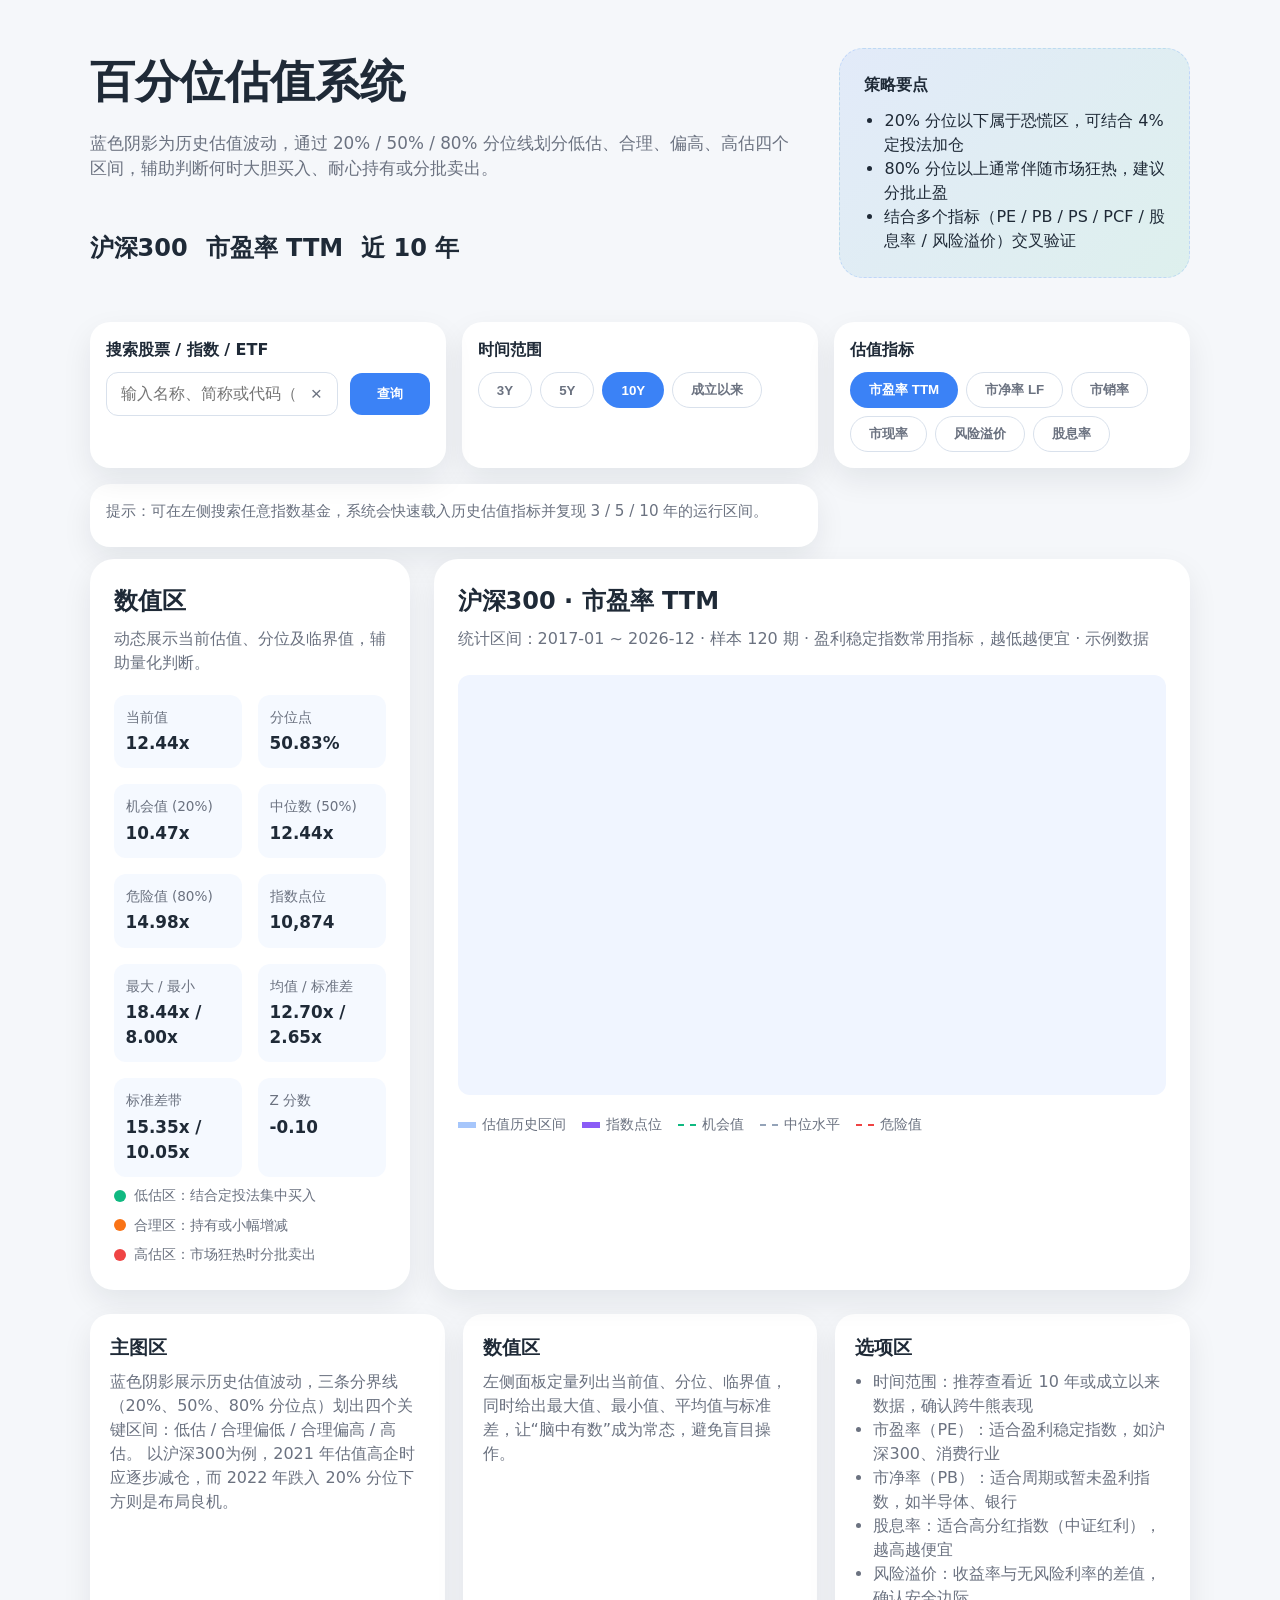
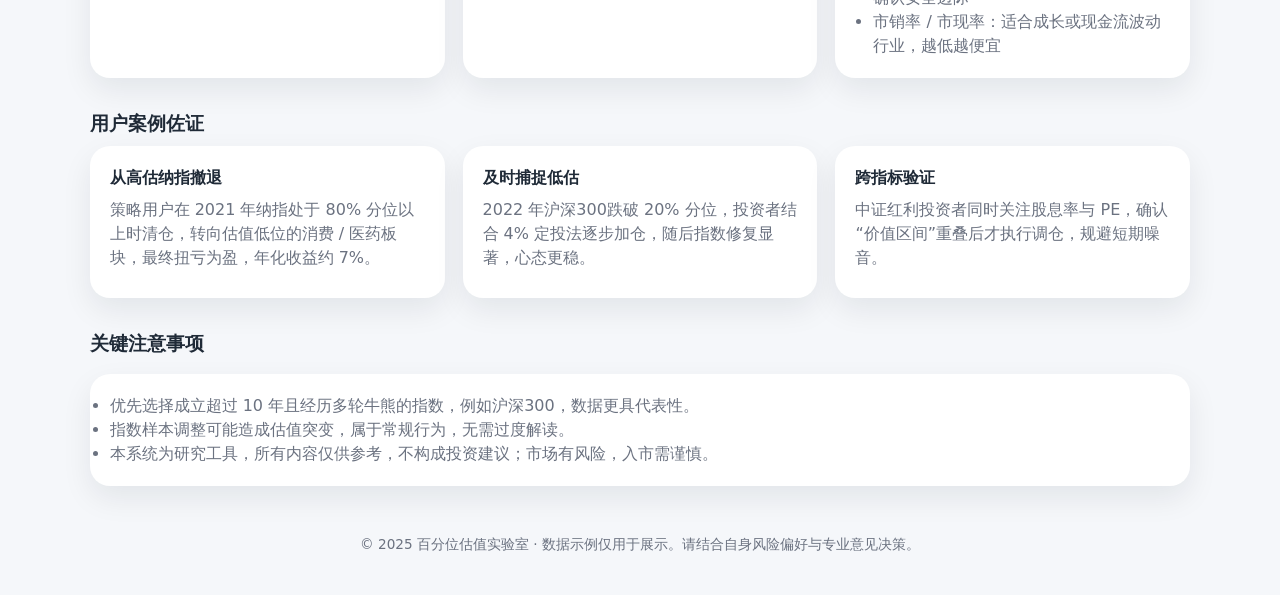
<file: Value-master/index.html>
<!DOCTYPE html>
<html lang="zh-CN">
  <head>
    <meta charset="UTF-8" />
    <meta name="viewport" content="width=device-width, initial-scale=1.0" />
    <title>百分位估值系统</title>
    <link rel="stylesheet" href="styles.css" />
  </head>
  <body>
    <header class="hero">
      <div class="hero__content">
        <h1>百分位估值系统</h1>
        <p class="hero__lead">
          蓝色阴影为历史估值波动，通过 20% / 50% / 80% 分位线划分低估、合理、偏高、高估四个区间，辅助判断何时大胆买入、耐心持有或分批卖出。
        </p>
        <div class="hero__meta">
          <span id="heroIndexName">沪深300</span>
          <span id="heroMetric">市盈率 TTM</span>
          <span id="heroRange">近 10 年</span>
        </div>
      </div>
      <div class="hero__illustration">
        <p>策略要点</p>
        <ul>
          <li>20% 分位以下属于恐慌区，可结合 4% 定投法加仓</li>
          <li>80% 分位以上通常伴随市场狂热，建议分批止盈</li>
          <li>结合多个指标（PE / PB / PS / PCF / 股息率 / 风险溢价）交叉验证</li>
        </ul>
      </div>
    </header>

    <section class="control-panel">
      <div class="control-panel__group search-group">
        <label for="indexSearch">搜索股票 / 指数 / ETF</label>
        <div class="search-input-wrapper">
          <div class="search-input-inner">
            <input id="indexSearch" type="text" placeholder="输入名称、简称或代码（如 600519 / 000300 / 510300）" />
            <button id="clearSearch" aria-label="清除搜索">×</button>
          </div>
          <button id="searchButton" class="query-btn" type="button">查询</button>
        </div>
        <div id="searchResults" class="search-results" aria-live="polite"></div>
        <p id="searchStatus" class="search-status" aria-live="polite"></p>
      </div>
      <div class="control-panel__group">
        <label>时间范围</label>
        <div class="chip-group" id="rangeSelector">
          <button class="chip" data-range="3">3Y</button>
          <button class="chip" data-range="5">5Y</button>
          <button class="chip chip--active" data-range="10">10Y</button>
          <button class="chip" data-range="max">成立以来</button>
        </div>
      </div>
      <div class="control-panel__group">
        <label>估值指标</label>
        <div class="chip-group" id="metricSelector">
          <button class="chip chip--active" data-metric="pe">市盈率 TTM</button>
          <button class="chip" data-metric="pb">市净率 LF</button>
          <button class="chip" data-metric="ps">市销率</button>
          <button class="chip" data-metric="pcf">市现率</button>
          <button class="chip" data-metric="riskPremium">风险溢价</button>
          <button class="chip" data-metric="dividend">股息率</button>
        </div>
      </div>
      <div class="control-panel__group note-group">
        <p>提示：可在左侧搜索任意指数基金，系统会快速载入历史估值指标并复现 3 / 5 / 10 年的运行区间。</p>
      </div>
    </section>

    <main class="dashboard">
      <aside class="stats-card">
        <div class="stats-card__header">
          <h2>数值区</h2>
          <p>动态展示当前估值、分位及临界值，辅助量化判断。</p>
        </div>
        <dl class="stats-grid">
          <div>
            <dt>当前值</dt>
            <dd id="statCurrent">--</dd>
          </div>
          <div>
            <dt>分位点</dt>
            <dd id="statPercentile">--</dd>
          </div>
          <div>
            <dt>机会值 (20%)</dt>
            <dd id="statOpportunity">--</dd>
          </div>
          <div>
            <dt>中位数 (50%)</dt>
            <dd id="statMedian">--</dd>
          </div>
          <div>
            <dt>危险值 (80%)</dt>
            <dd id="statDanger">--</dd>
          </div>
          <div>
            <dt>指数点位</dt>
            <dd id="statIndexClose">--</dd>
          </div>
          <div>
            <dt>最大 / 最小</dt>
            <dd id="statRange">--</dd>
          </div>
          <div>
            <dt>均值 / 标准差</dt>
            <dd id="statAvgStd">--</dd>
          </div>
          <div>
            <dt>标准差带</dt>
            <dd id="statStdBand">--</dd>
          </div>
          <div>
            <dt>Z 分数</dt>
            <dd id="statZScore">--</dd>
          </div>
        </dl>
        <div class="stats-card__legend">
          <span class="legend-dot legend-dot--green"></span>
          低估区：结合定投法集中买入
        </div>
        <div class="stats-card__legend">
          <span class="legend-dot legend-dot--orange"></span>
          合理区：持有或小幅增减
        </div>
        <div class="stats-card__legend">
          <span class="legend-dot legend-dot--red"></span>
          高估区：市场狂热时分批卖出
        </div>
      </aside>

      <section class="chart-card">
        <div class="chart-card__header">
          <div>
            <h2 id="chartTitle">沪深300 · 市盈率 TTM</h2>
            <p id="chartSubtitle">历史回测验证估值与指数走势高度一致</p>
          </div>
        </div>
        <canvas id="valuationChart" width="960" height="420" role="img" aria-label="指数估值历史走势图"></canvas>
        <div class="chart-legend">
          <span><span class="legend-swatch swatch--area"></span>估值历史区间</span>
          <span><span class="legend-swatch swatch--line"></span>指数点位</span>
          <span><span class="legend-swatch swatch--dash dash--green"></span>机会值</span>
          <span><span class="legend-swatch swatch--dash dash--gray"></span>中位水平</span>
          <span><span class="legend-swatch swatch--dash dash--red"></span>危险值</span>
        </div>
      </section>
    </main>

    <section class="options-grid">
      <article>
        <h3>主图区</h3>
        <p>
          蓝色阴影展示历史估值波动，三条分界线（20%、50%、80% 分位点）划出四个关键区间：低估 / 合理偏低 / 合理偏高 / 高估。
          以沪深300为例，2021 年估值高企时应逐步减仓，而 2022 年跌入 20% 分位下方则是布局良机。
        </p>
      </article>
      <article>
        <h3>数值区</h3>
        <p>
          左侧面板定量列出当前值、分位、临界值，同时给出最大值、最小值、平均值与标准差，让“脑中有数”成为常态，避免盲目操作。
        </p>
      </article>
      <article>
        <h3>选项区</h3>
        <ul>
          <li>时间范围：推荐查看近 10 年或成立以来数据，确认跨牛熊表现</li>
          <li>市盈率（PE）：适合盈利稳定指数，如沪深300、消费行业</li>
          <li>市净率（PB）：适合周期或暂未盈利指数，如半导体、银行</li>
          <li>股息率：适合高分红指数（中证红利），越高越便宜</li>
          <li>风险溢价：收益率与无风险利率的差值，确认安全边际</li>
          <li>市销率 / 市现率：适合成长或现金流波动行业，越低越便宜</li>
        </ul>
      </article>
    </section>

    <section class="cases">
      <h3>用户案例佐证</h3>
      <div class="case-list">
        <article>
          <h4>从高估纳指撤退</h4>
          <p>策略用户在 2021 年纳指处于 80% 分位以上时清仓，转向估值低位的消费 / 医药板块，最终扭亏为盈，年化收益约 7%。</p>
        </article>
        <article>
          <h4>及时捕捉低估</h4>
          <p>2022 年沪深300跌破 20% 分位，投资者结合 4% 定投法逐步加仓，随后指数修复显著，心态更稳。</p>
        </article>
        <article>
          <h4>跨指标验证</h4>
          <p>中证红利投资者同时关注股息率与 PE，确认“价值区间”重叠后才执行调仓，规避短期噪音。</p>
        </article>
      </div>
    </section>

    <section class="notes">
      <h3>关键注意事项</h3>
      <ul>
        <li>优先选择成立超过 10 年且经历多轮牛熊的指数，例如沪深300，数据更具代表性。</li>
        <li>指数样本调整可能造成估值突变，属于常规行为，无需过度解读。</li>
        <li>本系统为研究工具，所有内容仅供参考，不构成投资建议；市场有风险，入市需谨慎。</li>
      </ul>
    </section>

    <footer>
      <p>© 2025 百分位估值实验室 · 数据示例仅用于展示。请结合自身风险偏好与专业意见决策。</p>
    </footer>

    <script src="app.js" defer></script>
  </body>
</html>
</file>
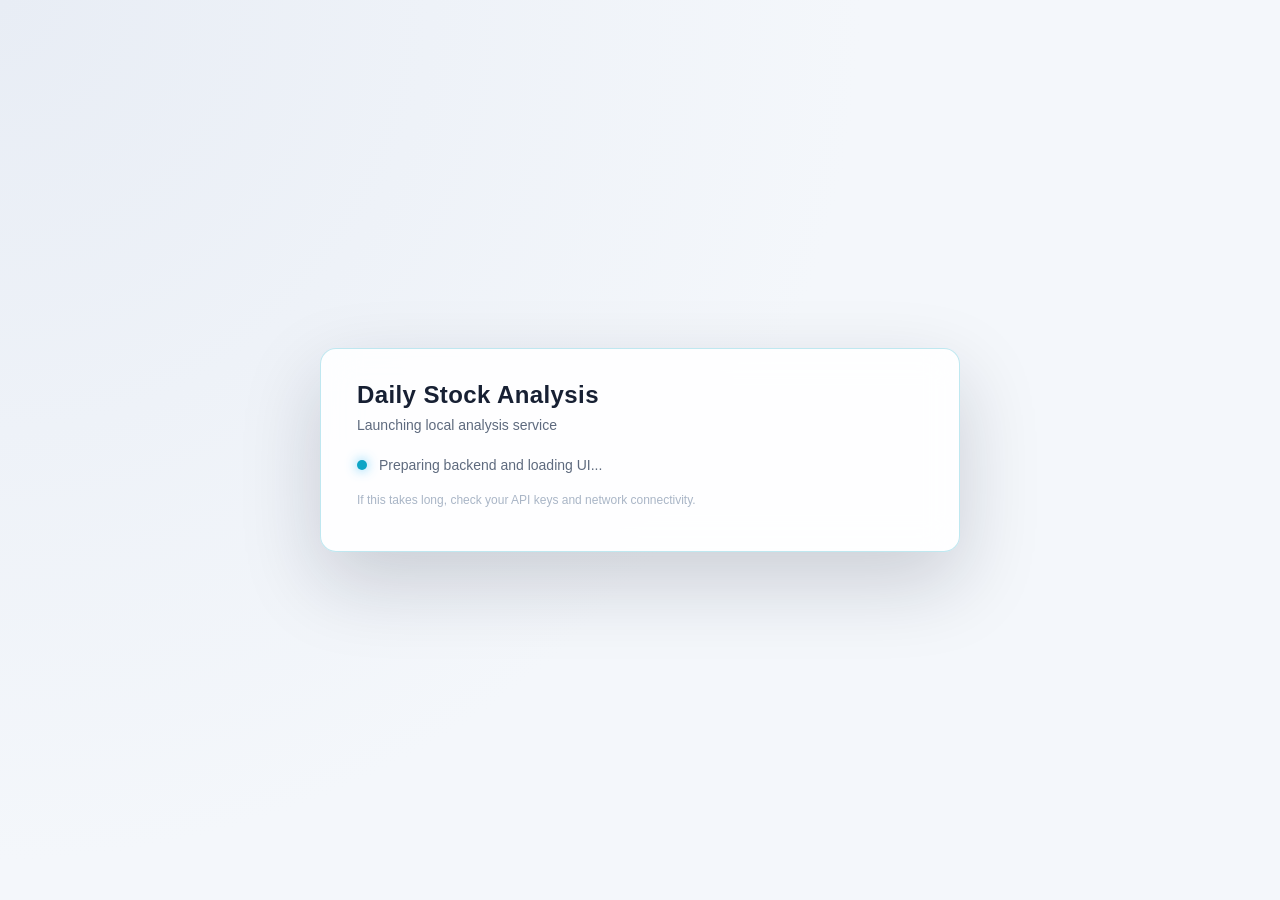
<file: apps/dsa-desktop/renderer/loading.html>
<!doctype html>
<html lang="en">
  <head>
    <meta charset="utf-8" />
    <meta name="viewport" content="width=device-width, initial-scale=1" />
    <title>Daily Stock Analysis</title>
    <style>
      :root {
        color-scheme: dark light;
        --bg: #f4f7fb;
        --bg-secondary: #e8edf5;
        --panel: rgba(255, 255, 255, 0.88);
        --text: #172033;
        --muted: #5e6a7e;
        --accent: #0ea5c6;
        --danger-bg: rgba(225, 29, 72, 0.08);
        --danger-border: rgba(225, 29, 72, 0.32);
        --danger-text: #b91c3c;
      }

      @media (prefers-color-scheme: dark) {
        :root {
          --bg: #08080c;
          --bg-secondary: #131722;
          --panel: rgba(16, 18, 28, 0.9);
          --text: #e2e8f0;
          --muted: #94a3b8;
          --accent: #38bdf8;
          --danger-bg: rgba(239, 68, 68, 0.08);
          --danger-border: rgba(239, 68, 68, 0.4);
          --danger-text: #fecaca;
        }
      }

      * {
        box-sizing: border-box;
      }

      body {
        margin: 0;
        font-family: "Fira Sans", "IBM Plex Sans", "Segoe UI", sans-serif;
        background: radial-gradient(circle at top left, var(--bg-secondary), var(--bg) 55%);
        color: var(--text);
        height: 100vh;
        display: flex;
        align-items: center;
        justify-content: center;
      }

      .panel {
        width: min(640px, 90vw);
        background: var(--panel);
        border: 1px solid color-mix(in srgb, var(--accent) 26%, transparent);
        border-radius: 16px;
        padding: 32px 36px;
        box-shadow: 0 30px 80px rgba(15, 23, 42, 0.18);
        backdrop-filter: blur(18px);
      }

      .title {
        font-size: 24px;
        margin: 0 0 8px;
        letter-spacing: 0.4px;
      }

      .subtitle {
        margin: 0 0 24px;
        color: var(--muted);
        font-size: 14px;
      }

      .status {
        display: flex;
        align-items: center;
        gap: 12px;
        font-size: 14px;
        color: var(--muted);
      }

      .error {
        margin-top: 16px;
        padding: 12px 14px;
        border-radius: 10px;
        background: var(--danger-bg);
        border: 1px solid var(--danger-border);
        color: var(--danger-text);
        font-size: 12px;
        line-height: 1.5;
        display: none;
      }

      .dot {
        width: 10px;
        height: 10px;
        border-radius: 50%;
        background: var(--accent);
        box-shadow: 0 0 12px rgba(56, 189, 248, 0.8);
        animation: pulse 1.5s ease-in-out infinite;
      }

      .tips {
        margin-top: 20px;
        font-size: 12px;
        color: rgba(148, 163, 184, 0.8);
      }

      @keyframes pulse {
        0%, 100% {
          transform: scale(1);
          opacity: 1;
        }
        50% {
          transform: scale(1.4);
          opacity: 0.6;
        }
      }
    </style>
  </head>
  <body>
    <div class="panel">
      <h1 class="title">Daily Stock Analysis</h1>
      <p class="subtitle">Launching local analysis service</p>
      <div class="status">
        <span class="dot"></span>
        <span>Preparing backend and loading UI...</span>
      </div>
      <p class="tips">If this takes long, check your API keys and network connectivity.</p>
      <div class="error" id="errorBox"></div>
    </div>
    <script>
      (function () {
        const params = new URLSearchParams(window.location.search);
        const error = params.get('error');
        if (!error) return;
        const box = document.getElementById('errorBox');
        if (!box) return;
        box.textContent = `Error: ${decodeURIComponent(error)}`;
        box.style.display = 'block';
      })();
    </script>
  </body>
</html>
</file>
<file: Value-master/styles.css>
:root {
    --bg-color: #f5f7fa;
    --card-color: #ffffff;
    --border-color: #d9e1ec;
    --text-color: #1f2a37;
    --muted-color: #6b7280;
    --accent-blue: #3b82f6;
    --accent-green: #10b981;
    --accent-orange: #f97316;
    --accent-red: #ef4444;
    --shadow: 0 12px 30px rgba(15, 23, 42, 0.08);
}

* {
    box-sizing: border-box;
}

body {
    margin: 0;
    font-family: "Segoe UI", "PingFang SC", "Microsoft YaHei", system-ui, -apple-system, sans-serif;
    background: var(--bg-color);
    color: var(--text-color);
    line-height: 1.5;
}

h1,
h2,
h3,
h4 {
    margin: 0 0 8px;
    font-weight: 600;
    color: var(--text-color);
}

p {
    margin: 0 0 8px;
    color: var(--muted-color);
}

header,
section,
main,
footer {
    padding: 0 7vw;
}

.hero {
    display: grid;
    grid-template-columns: 2fr 1fr;
    gap: 48px;
    padding-top: 48px;
    padding-bottom: 32px;
}

.hero__content h1 {
    font-size: 2.8rem;
    margin-bottom: 16px;
}

.hero__lead {
    font-size: 1.05rem;
    margin-bottom: 24px;
}

.hero__meta {
    display: inline-flex;
    gap: 18px;
    flex-wrap: wrap;
    font-weight: 600;
    font-size: 1.5rem;
    margin-top: 24px;
}

.hero__illustration {
    background: linear-gradient(135deg, rgba(59, 130, 246, 0.1), rgba(16, 185, 129, 0.1));
    padding: 24px;
    border-radius: 24px;
    border: 1px dashed rgba(59, 130, 246, 0.2);
}

.hero__illustration p {
    font-weight: 600;
    color: var(--text-color);
}

.hero__illustration ul {
    padding-left: 20px;
    margin: 12px 0 0;
    color: var(--text-color);
}

.control-panel {
    margin-top: 12px;
    margin-bottom: 12px;
    display: grid;
    grid-template-columns: repeat(auto-fit, minmax(240px, 1fr));
    gap: 16px;
}

.control-panel__group {
    background: var(--card-color);
    border-radius: 20px;
    padding: 16px;
    box-shadow: var(--shadow);
}

.control-panel__group label {
    display: block;
    font-weight: 600;
    margin-bottom: 10px;
}

.note-group {
    grid-column: span 2;
    font-size: 0.95rem;
}

.search-group {
    position: relative;
}

.search-input-wrapper {
  display: flex;
  gap: 12px;
  align-items: center;
}

.search-input-inner {
  position: relative;
  flex: 1;
}

.search-input-inner input {
  width: 100%;
  padding: 12px 42px 12px 14px;
  border-radius: 12px;
  border: 1px solid var(--border-color);
  font-size: 1rem;
  background: rgba(255, 255, 255, 0.04);
  color: var(--text-color);
}

.search-input-inner button {
  position: absolute;
  right: 10px;
  top: 50%;
  transform: translateY(-50%);
  border: none;
  background: transparent;
  font-size: 1.2rem;
  cursor: pointer;
  color: var(--muted-color);
}

.query-btn {
  border: none;
  border-radius: 12px;
  padding: 12px 20px;
  background: var(--accent-blue);
  color: #fff;
  font-weight: 600;
  cursor: pointer;
  min-width: 80px;
}

.search-results {
  margin-top: 8px;
  background: #0f172a;
  border-radius: 12px;
  border: 1px solid rgba(255,255,255,0.04);
  max-height: 260px;
  overflow-y: auto;
  display: none;
}

.search-results.active {
  display: block;
}

.search-result-item {
  padding: 10px 14px;
  border-bottom: 1px solid rgba(255,255,255,0.05);
  cursor: pointer;
}

.search-result-item:last-child {
  border-bottom: none;
}

.search-result-item strong {
  display: block;
  font-weight: 600;
  color: var(--text-color);
}

.search-result-item span {
  font-size: 0.85rem;
  color: var(--muted-color);
}

.search-status {
  min-height: 20px;
  margin-top: 8px;
  font-size: 0.9rem;
  color: var(--muted-color);
}

.search-status--error {
  color: var(--accent-red);
}

.search-status--success {
  color: var(--accent-green);
}

.chip-group {
    display: flex;
    flex-wrap: wrap;
    gap: 8px;
}

.chip {
    border: 1px solid var(--border-color);
    border-radius: 999px;
    padding: 8px 18px;
    background: transparent;
    cursor: pointer;
    font-weight: 600;
    color: var(--muted-color);
}

.chip--active {
    background: var(--accent-blue);
    color: #fff;
    border-color: transparent;
}

.dashboard {
    display: flex;
    gap: 24px;
    margin-top: 12px;
    margin-bottom: 24px;
    align-items: stretch;
}

.stats-card,
.chart-card {
    background: var(--card-color);
    border-radius: 24px;
    box-shadow: var(--shadow);
    padding: 24px;
}

.stats-card {
    flex: 0 0 320px;
}

.chart-card {
    flex: 1;
    min-width: 0;
    position: relative;
}

.stats-card__header p {
    margin-bottom: 20px;
}

.stats-grid {
    display: grid;
    grid-template-columns: repeat(2, minmax(0, 1fr));
    gap: 16px;
    margin: 0;
}

.stats-grid div {
    background: rgba(59, 130, 246, 0.05);
    border-radius: 12px;
    padding: 12px;
}

dt {
    font-size: 0.85rem;
    color: var(--muted-color);
    margin-bottom: 4px;
}

dd {
    margin: 0;
    font-weight: 600;
    font-size: 1.05rem;
}

.stats-card__legend {
    display: flex;
    align-items: center;
    gap: 8px;
    font-size: 0.9rem;
    color: var(--muted-color);
    margin-top: 8px;
}

.legend-dot {
    width: 12px;
    height: 12px;
    border-radius: 50%;
    display: inline-block;
}

.legend-dot--green {
    background: var(--accent-green);
}

.legend-dot--orange {
    background: var(--accent-orange);
}

.legend-dot--red {
    background: var(--accent-red);
}

.chart-card__header {
    display: flex;
    justify-content: space-between;
    gap: 16px;
    flex-wrap: wrap;
}

#valuationChart {
    width: 100%;
    height: 420px;
    margin-top: 16px;
    border-radius: 12px;
    background: #f0f5ff;
}

.chart-legend {
    display: flex;
    flex-wrap: wrap;
    gap: 16px;
    font-size: 0.9rem;
    color: var(--muted-color);
    margin-top: 12px;
}

.chart-card.is-loading::after,
.chart-card.is-error::after {
    content: attr(data-status);
    position: absolute;
    inset: 0;
    background: rgba(255, 255, 255, 0.92);
    border-radius: 24px;
    display: flex;
    align-items: center;
    justify-content: center;
    font-weight: 600;
    font-size: 1rem;
    color: var(--muted-color);
}

.chart-card.is-error::after {
    color: var(--accent-red);
}

.legend-swatch {
    display: inline-block;
    width: 18px;
    height: 6px;
    margin-right: 6px;
    vertical-align: middle;
}

.swatch--area {
    background: rgba(59, 130, 246, 0.45);
}

.swatch--line {
    background: #8b5cf6;
}

.swatch--dash {
    border-bottom: 2px dashed currentColor;
    background: transparent;
    height: 0;
}

.dash--green {
    color: var(--accent-green);
}

.dash--gray {
    color: #94a3b8;
}

.dash--red {
    color: var(--accent-red);
}

.options-grid,
.cases,
.notes {
    margin-bottom: 32px;
}

.options-grid {
    display: grid;
    grid-template-columns: repeat(auto-fit, minmax(220px, 1fr));
    gap: 18px;
}

.options-grid article,
.case-list article,
.notes ul {
    background: var(--card-color);
    border-radius: 20px;
    padding: 20px;
    box-shadow: var(--shadow);
}

.options-grid ul {
    padding-left: 18px;
    margin: 8px 0 0;
    color: var(--muted-color);
}

.case-list {
    display: grid;
    grid-template-columns: repeat(auto-fit, minmax(240px, 1fr));
    gap: 18px;
}

.notes ul {
    list-style: disc;
    padding-left: 20px;
    color: var(--muted-color);
}

footer {
    padding-top: 16px;
    padding-bottom: 32px;
    text-align: center;
    color: var(--muted-color);
    font-size: 0.85rem;
}

@media (max-width: 1024px) {
    .hero {
        grid-template-columns: 1fr;
    }
    .dashboard {
        flex-direction: column;
    }
    .stats-card {
        flex: 1;
    }
}

@media (max-width: 640px) {
    header,
    section,
    main,
    footer {
        padding: 0 5vw;
    }
    .control-panel__group {
        padding: 14px;
    }
    #valuationChart {
        height: 320px;
    }
    .stats-grid {
        grid-template-columns: 1fr;
    }
    .search-results {
        position: static;
        margin-top: 8px;
    }
}
</file>
